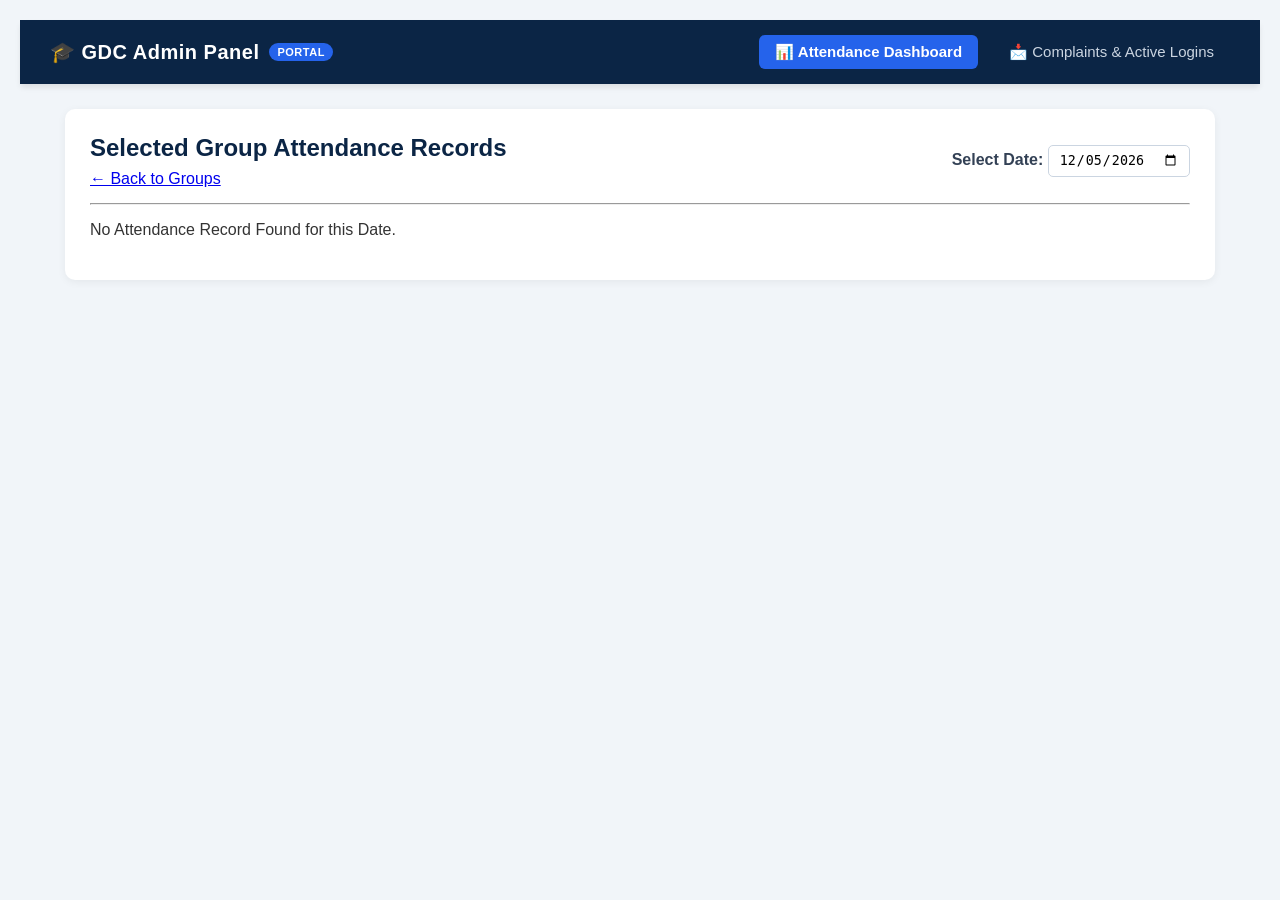
<file: admin/groupDetail.html>
<!DOCTYPE html>
<html>
<head>
    <title>Group Attendance Records - Admin</title>
    <link rel="stylesheet" href="../ATQRC/style.css">
    <link rel="stylesheet" href="admin-style.css">
</head>
<body id="groupDetailBody">

    <!-- Admin Top Navbar -->
    <nav id="adminNavbar" class="admin-navbar">
        <div id="adminBrand" class="admin-brand">
            🎓 GDC Admin Panel <span id="brandBadge">Portal</span>
        </div>
        <div id="navLinksContainer" class="nav-links">
            <a href="mainDashboard.html" id="navDashboardLink" class="active">📊 Attendance Dashboard</a>
            <a href="saveComplain.html" id="navComplainLink">📩 Complaints & Active Logins</a>
        </div>
    </nav>

    <div id="groupContentWrapper" class="content-wrapper">
        <div id="groupTopControls" class="top-controls">
            <div id="groupHeaderLeft">
                <h2 id="groupTitle">Group Attendance Records</h2>
                <a href="mainDashboard.html" id="backToGroupsBtn" class="PgBackBtn">← Back to Groups</a>
            </div>
            
            <div id="groupDateFilterBox">
                <label id="selectDateLabel" class="selectDate-head">Select Date: </label>
                <input type="date" id="filterDate" onchange="loadGroupData()">
            </div>
        </div>

        <hr id="Hr">

        <!-- Is div mein us group ka data show hoga -->
        <div id="attendanceListContainer"></div>
    </div>

    <script>
        const urlParams = new URLSearchParams(window.location.search);
        const currentGroup = urlParams.get("group") || "Selected";

        document.getElementById("groupTitle").innerText = currentGroup + " Group Attendance Records";

        window.onload = function() {
            var today = new Date().toISOString().split('T')[0];
            document.getElementById("filterDate").value = today;
            loadGroupData();
        };

        function calculateStudentAccuracy(rollNo, groupName) {
            var allAttendance = JSON.parse(localStorage.getItem("collegeAttendance")) || [];
            var presentCount = 0;

            for (var k = 0; k < allAttendance.length; k++) {
                if (Number(allAttendance[k].rollNo) === Number(rollNo) && allAttendance[k].group === groupName) {
                    presentCount++;
                }
            }

            var totalWorkingDays = 25;
            var percentage = presentCount > 0 ? Math.min(100, Math.round((presentCount / totalWorkingDays) * 100)) : 0;
            return percentage + "% (" + presentCount + " Days Present)";
        }

        function loadGroupData() {
            var chosenDate = document.getElementById("filterDate").value;
            var allAttendance = JSON.parse(localStorage.getItem("collegeAttendance")) || [];
            var container = document.getElementById("attendanceListContainer");
            
            container.innerHTML = "";
            var foundAny = false;

            for (var i = 0; i < allAttendance.length; i++) {
                var record = allAttendance[i];
                
                if (record.group === currentGroup && record.date === chosenDate) {
                    foundAny = true;
                    var accuracyText = calculateStudentAccuracy(record.rollNo, record.group);

                    var itemHTML = "<div class='student-item' onclick='showDetails(\"" + record.rollNo + "\", \"" + record.date + "\")' style='display: flex; justify-content: space-between; align-items: center; cursor: pointer;'>" +
                                   "<div><b>" + record.name + "</b> (Roll No: " + record.rollNo + ") - " +
                                   "<small style='color:green;'>Present at " + record.time + "</small></div>" +
                                   "<div><span style='color: #2563eb; font-weight: bold; font-size: 13px; background: #e0f2fe; padding: 3px 8px; border-radius: 4px;'>Accuracy: " + accuracyText + "</span></div>" +
                                   "</div>";
                    
                    container.innerHTML += itemHTML;
                }
            }

            if (!foundAny) {
                container.innerHTML = "<p id='inJSdata'>No Attendance Record Found for this Date.</p>";
            }
        }

        function showDetails(rollNo, date) {
            var allAttendance = JSON.parse(localStorage.getItem("collegeAttendance")) || [];
            var studentRecord = null;

            for (var i = 0; i < allAttendance.length; i++) {
                if (allAttendance[i].rollNo == rollNo && allAttendance[i].date === date) {
                    studentRecord = allAttendance[i];
                    break;
                }
            }

            if (studentRecord) {
                var studentAcc = calculateStudentAccuracy(studentRecord.rollNo, studentRecord.group);
                alert("=== STUDENT DETAIL ===\n" +
                      "Name: " + studentRecord.name + "\n" +
                      "Roll Number: " + studentRecord.rollNo + "\n" +
                      "Group: " + studentRecord.group + "\n" +
                      "Date: " + studentRecord.date + "\n" +
                      "Time: " + studentRecord.time + "\n" +
                      "Overall Accuracy: " + studentAcc + "\n" +
                      "Description: " + studentRecord.description);
            }
        }
    </script>

</body>
</html>
</file>
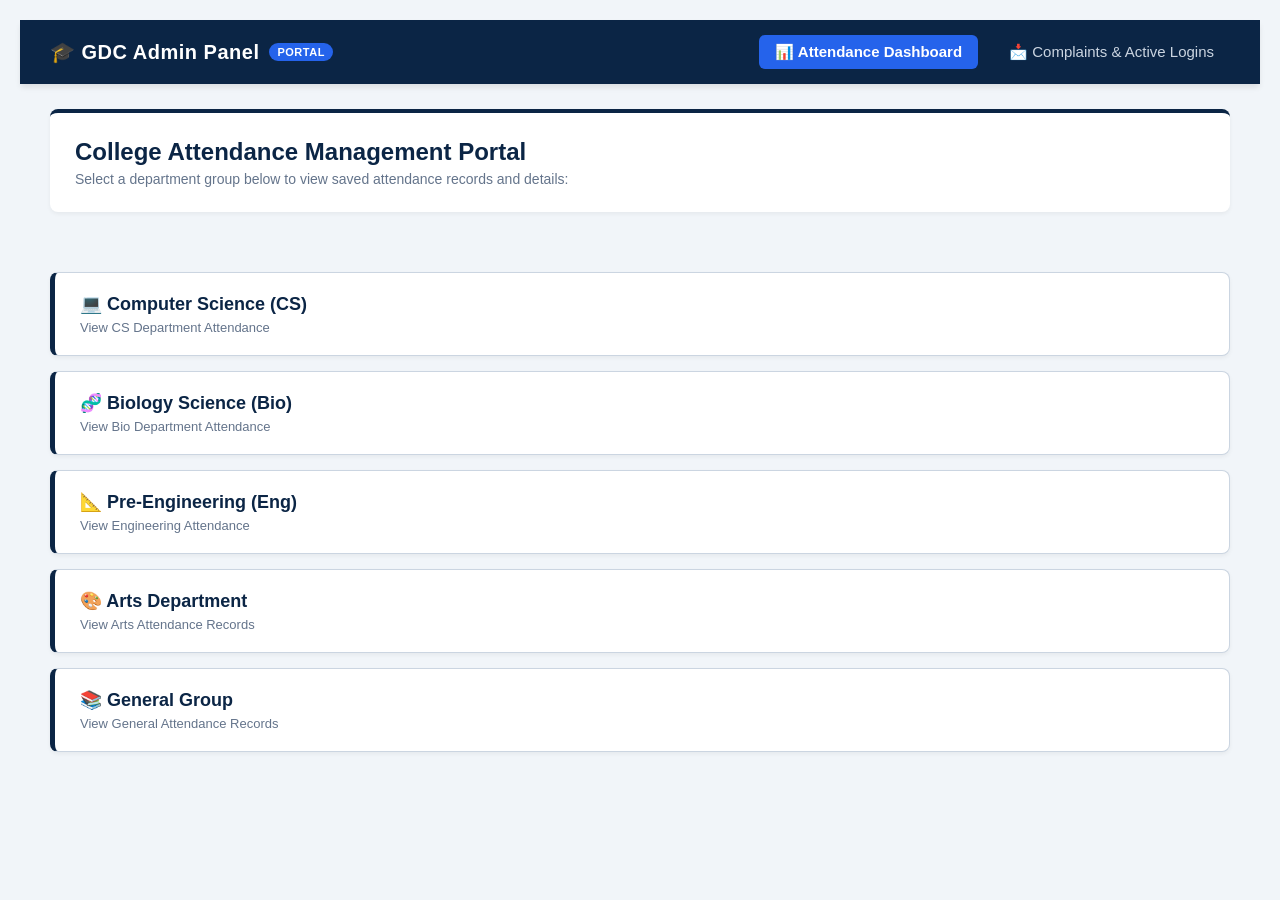
<file: admin/mainDashboard.html>
<!DOCTYPE html>
<html>
<head>
    <title>Admin Panel - Attendance Dashboard</title>
    <link rel="stylesheet" href="../ATQRC/style.css">
    <link rel="stylesheet" href="admin-style.css">
</head>
<body id="adminBody">

    <!-- Admin Top Navbar -->
    <nav id="adminNavbar" class="admin-navbar">
        <div id="adminBrand" class="admin-brand">
            🎓 GDC Admin Panel <span id="brandBadge">Portal</span>
        </div>
        <div id="navLinksContainer" class="nav-links">
            <a href="mainDashboard.html" id="navDashboardLink" class="active">📊 Attendance Dashboard</a>
            <a href="saveComplain.html" id="navComplainLink">📩 Complaints & Active Logins</a>
        </div>
    </nav>

    <div id="dashboardMainContainer" class="main-container">
        <!-- College Header / Title Card -->
        <div id="dashboardHeaderCard" class="card">
            <h2 id="dashboardPortalTitle">College Attendance Management Portal</h2>
            <p id="dashboardPortalSubtitle">Select a department group below to view saved attendance records and details:</p>
        </div>

        <!-- 5 Group Cards Container -->
        <div id="groupsGridContainer" class="groups-grid">
            <div id="groupCardCS" class="group-card" onclick="openGroupPage('CS')">
                <h3 id="titleCS">💻 Computer Science (CS)</h3>
                <p id="descCS">View CS Department Attendance</p>
            </div>

            <div id="groupCardBio" class="group-card" onclick="openGroupPage('Bio')">
                <h3 id="titleBio">🧬 Biology Science (Bio)</h3>
                <p id="descBio">View Bio Department Attendance</p>
            </div>

            <div id="groupCardEng" class="group-card" onclick="openGroupPage('Eng')">
                <h3 id="titleEng">📐 Pre-Engineering (Eng)</h3>
                <p id="descEng">View Engineering Attendance</p>
            </div>

            <div id="groupCardArts" class="group-card" onclick="openGroupPage('Arts')">
                <h3 id="titleArts">🎨 Arts Department</h3>
                <p id="descArts">View Arts Attendance Records</p>
            </div>

            <div id="groupCardGen" class="group-card" onclick="openGroupPage('Gen')">
                <h3 id="titleGen">📚 General Group</h3>
                <p id="descGen">View General Attendance Records</p>
            </div>
        </div>
    </div>

    <script>
        function openGroupPage(groupName) {
            window.location.href = "groupDetail.html?group=" + groupName;
        }
    </script>

</body>
</html>
</file>
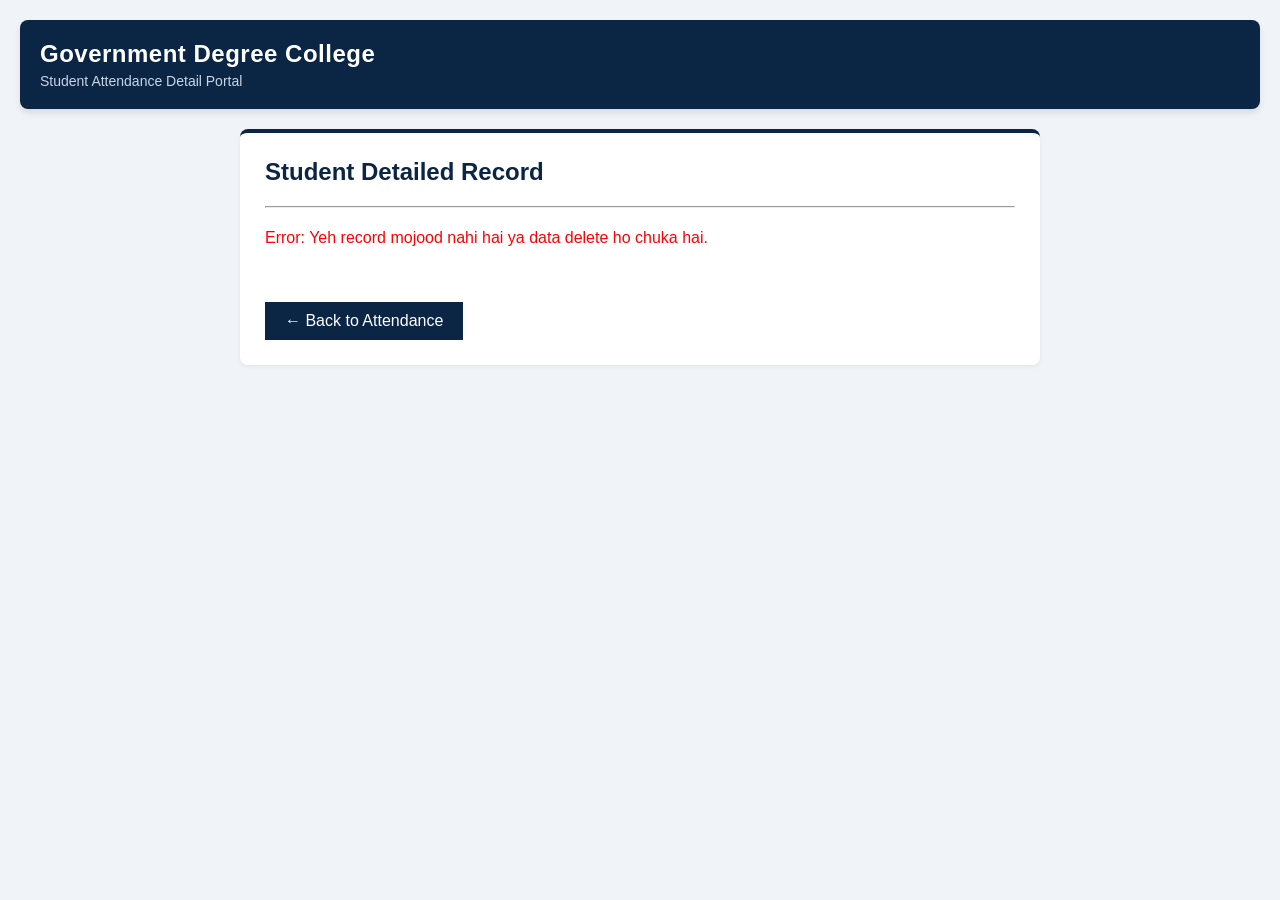
<file: ATQRC/showStudentData.html>
<!DOCTYPE html>
<html>
<head>
    <title>Student Attendance Details</title>
    <link rel="stylesheet" href="style.css">
</head>
<body>

    <!-- College Header -->
    <div class="college-header">
        <div>
            <h1>Government Degree College</h1>
            <p>Student Attendance Detail Portal</p>
        </div>
    </div>

    <div class="main-container">
        <div class="card">
            <h2>Student Detailed Record</h2>
            <hr id="Hr">

            <!-- Detail Information Box -->
            <div id="detailContainer" style="font-size: 16px; line-height: 1.8;">
                <p>Loading details...</p>
            </div>

            <br>
            <!-- Back Button -->
            <a href="index.html" class="btn-primary" style="display: inline-block; text-align: center; text-decoration: none; padding: 10px 20px; margin-top: 15px;">← Back to Attendance</a>
        </div>
    </div>

    <script>
        // URL se rollNo aur date nikalna
        const urlParams = new URLSearchParams(window.location.search);
        const rollNo = urlParams.get("rollNo");
        const date = urlParams.get("date");

        // LocalStorage se attendance data fetch karna
        var allAttendance = JSON.parse(localStorage.getItem("collegeAttendance")) || [];
        var foundRecord = null;

        for (var i = 0; i < allAttendance.length; i++) {
            if (allAttendance[i].rollNo == rollNo && allAttendance[i].date === date) {
                foundRecord = allAttendance[i];
                break;
            }
        }

        var container = document.getElementById("detailContainer");

        if (foundRecord) {
            container.innerHTML = `
                <p><b>Student Name:</b> ${foundRecord.name}</p>
                <p><b>Roll Number:</b> ${foundRecord.rollNo}</p>
                <p><b>Group/Department:</b> ${foundRecord.group}</p>
                <p><b>Attendance Date:</b> ${foundRecord.date}</p>
                <p><b>Time Recorded:</b> ${foundRecord.time}</p>
                <p><b>Description:</b> ${foundRecord.description}</p>
            `;
        } else {
            container.innerHTML = "<p style='color: red;'>Error: Yeh record mojood nahi hai ya data delete ho chuka hai.</p>";
        }
    </script>

</body>
</html>
</file>
<file: ATQRC/style.css>
body {
    font-family: 'Segoe UI', Tahoma, Geneva, Verdana, sans-serif;
    background-color: #f0f4f8;
    color: #333;
    margin: 0;
    padding: 20px;
}

/* College Header Styles */
.college-header {
    background-color: #0b2545; /* Professional Navy Blue */
    color: white;
    padding: 20px;
    border-radius: 8px;
    display: flex;
    align-items: center;
    gap: 20px;
    margin-bottom: 20px;
    box-shadow: 0 4px 6px rgba(0,0,0,0.1);
}

.college-logo {
    width: 85px;
    height: 85px;
    border-radius: 12px; /* Circle ki bajaye halka rounded square taake ribbons bahar na katein */
    object-fit: contain; 
    object-position: center;
    background-color: #ffffff;
    padding: 4px; 
    border: 3px solid #d4af37; /* Gold accent border */
    flex-shrink: 0;
}

.college-header h1 {
    margin: 0;
    font-size: 24px;
    letter-spacing: 0.5px;
}

.college-header p {
    margin: 5px 0 0 0;
    font-size: 14px;
    color: #cbd5e1;
}

/* Main Container & Cards */
.main-container {
    max-width: 800px;
    margin: 0 auto;
    display: flex;
    flex-direction: column;
    gap: 20px;
}

.card {
    background: #ffffff;
    padding: 25px;
    border-radius: 8px;
    box-shadow: 0 2px 4px rgba(0,0,0,0.05);
    border-top: 4px solid #0b2545;
}

.card h2, .card h3 {
    margin-top: 0;
    color: #0b2545;
}

/* Form Styling */
.form-group {
    margin-bottom: 15px;
}

.form-group label {
    display: block;
    font-weight: 600;
    margin-bottom: 5px;
    color: #475569;
}

.form-group input, .form-group select {
    width: 100%;
    padding: 10px;
    border: 1px solid #cbd5e1;
    border-radius: 5px;
    font-size: 14px;
    box-sizing: border-box;
}

.form-group input:focus, .form-group select:focus {
    outline: none;
    border-color: #0b2545;
}

/* Buttons */
button {
    width: 100%;
    padding: 12px;
    border: none;
    border-radius: 5px;
    font-size: 16px;
    font-weight: 600;
    cursor: pointer;
    transition: background 0.2s;
}

.btn-primary {
    background-color: #0b2545;
    color: white;
}

.btn-primary:hover {
    background-color: #13385f;
}

.btn-secondary {
    background-color: #2563eb;
    color: white;
}

.btn-secondary:hover {
    background-color: #1d4ed8;
}

.divider {
    text-align: center;
    margin: 15px 0;
    color: #94a3b8;
    font-weight: bold;
    font-size: 12px;
}

/* Group Boxes & Attendance Items */
.group-box {
    border: 1px solid #e2e8f0;
    background-color: #f8fafc;
    padding: 15px;
    margin-top: 15px;
    border-radius: 6px;
    display: none; 
}

.group-box h4 {
    margin: 0 0 10px 0;
    color: #1e293b;
    border-bottom: 2px solid #cbd5e1;
    padding-bottom: 5px;
}

.student-item {
    cursor: pointer;
    color: #0b2545;
    padding: 8px 10px;
    background: #fff;
    margin-bottom: 5px;
    border-radius: 4px;
    border: 1px solid #e2e8f0;
    transition: background 0.2s;
}

.student-item:hover {
    background-color: #f1f5f9;
    text-decoration: underline;
}

/* QR Scanner & ScanApp watermarks ko hide karne ke liye */
#reader a, 
#reader img[alt*="Info"], 
#reader div[style*="position: absolute"] {
    display: none !important;
}

/* Dashboard Grid & Group Cards Styling */
.groups-grid {
    display: flex;
    flex-direction: column;
    gap: 15px;
    margin-top: 20px;
}

.group-card {
    background: #ffffff;
    padding: 20px 25px;
    border-radius: 8px;
    box-shadow: 0 2px 4px rgba(0,0,0,0.05);
    border: 1px solid #cbd5e1;
    border-left: 5px solid #0b2545; /* Navy Blue Accent */
    cursor: pointer;
    transition: all 0.2s ease-in-out;
}

.group-card:hover {
    transform: translateY(-2px);
    box-shadow: 0 4px 8px rgba(0,0,0,0.1);
    border-color: #d4af37; /* Gold accent on hover */
    background-color: #f8fafc;
}

.group-card h3 {
    margin: 0 0 5px 0;
    color: #0b2545;
    font-size: 18px;
}

.group-card p {
    margin: 0;
    color: #64748b;
    font-size: 13px;
}
</file>
<file: admin/admin-style.css>
/* =========================================
   SHARED ADMIN LAYOUT & NAVBAR STYLING
========================================= */
#adminBody, #groupDetailBody, #saveComplainBody {
    margin: 0;
    font-family: 'Segoe UI', Tahoma, Geneva, Verdana, sans-serif;
    background-color: #f1f5f9;
}

#adminNavbar {
    background-color: #0b2545;
    color: #ffffff;
    padding: 15px 30px;
    display: flex;
    justify-content: space-between;
    align-items: center;
    box-shadow: 0 4px 6px -1px rgba(0, 0, 0, 0.1);
    position: sticky;
    top: 0;
    z-index: 1000;
}

#adminBrand {
    display: flex;
    align-items: center;
    gap: 10px;
    font-size: 20px;
    font-weight: 700;
    letter-spacing: 0.5px;
}

#brandBadge {
    background: #2563eb;
    font-size: 11px;
    padding: 3px 8px;
    border-radius: 12px;
    text-transform: uppercase;
}

#navLinksContainer {
    display: flex;
    gap: 15px;
    align-items: center;
}

#navDashboardLink, #navComplainLink {
    color: #cbd5e1;
    text-decoration: none;
    font-size: 15px;
    font-weight: 500;
    padding: 8px 16px;
    border-radius: 6px;
    transition: all 0.2s ease;
}

#navDashboardLink:hover, #navComplainLink:hover {
    background-color: rgba(255, 255, 255, 0.1);
    color: #ffffff;
}

#navDashboardLink.active, #navComplainLink.active {
    background-color: #2563eb;
    color: #ffffff;
    font-weight: 600;
}

/* =========================================
   MAIN DASHBOARD STYLING (mainDashboard.html)
========================================= */
#dashboardMainContainer {
    padding: 25px 30px;
    max-width: 1200px;
    margin: 0 auto;
}

#dashboardHeaderCard {
    border-top: 4px solid #0b2545;
    margin-bottom: 20px;
}

#dashboardPortalTitle {
    color: #0b2545;
    margin-bottom: 5px;
}

#dashboardPortalSubtitle {
    color: #64748b;
    font-size: 14px;
    margin: 0;
}

/* =========================================
   GROUP DETAIL STYLING (groupDetail.html)
========================================= */
#groupContentWrapper {
    max-width: 1100px;
    margin: 25px auto;
    background: #ffffff;
    padding: 25px;
    border-radius: 10px;
    box-shadow: 0 2px 8px rgba(0, 0, 0, 0.06);
}

#groupTopControls {
    display: flex;
    justify-content: space-between;
    align-items: center;
    flex-wrap: wrap;
    gap: 15px;
    margin-bottom: 15px;
}

#groupTitle {
    margin: 0 0 8px 0;
    color: #0b2545;
}

#selectDateLabel {
    font-weight: 600;
    color: #334155;
}

#filterDate {
    padding: 6px 10px;
    border: 1px solid #cbd5e1;
    border-radius: 5px;
}

/* =========================================
   COMPLAINTS & ACTIVE LOGINS (saveComplain.html)
========================================= */
#adminComplainGrid {
    display: grid;
    grid-template-columns: 1fr 2fr;
    gap: 20px;
    max-width: 1250px;
    margin: 25px auto;
    padding: 0 20px;
}

@media (max-width: 850px) {
    #adminComplainGrid {
        grid-template-columns: 1fr;
    }
}

#activeLoginsCard {
    border-left: 5px solid #16a34a;
    height: fit-content;
}

#activeLoginsHeading, #complaintsHeading {
    margin-top: 0;
    color: #0b2545;
}

#activeCountText {
    font-size: 16px;
    font-weight: bold;
    color: #16a34a;
    background: #dcfce7;
    padding: 8px 12px;
    border-radius: 6px;
}

#activeLoginsList {
    margin-top: 15px;
}

#loadingActiveMsg {
    color: #64748b;
}
</file>
